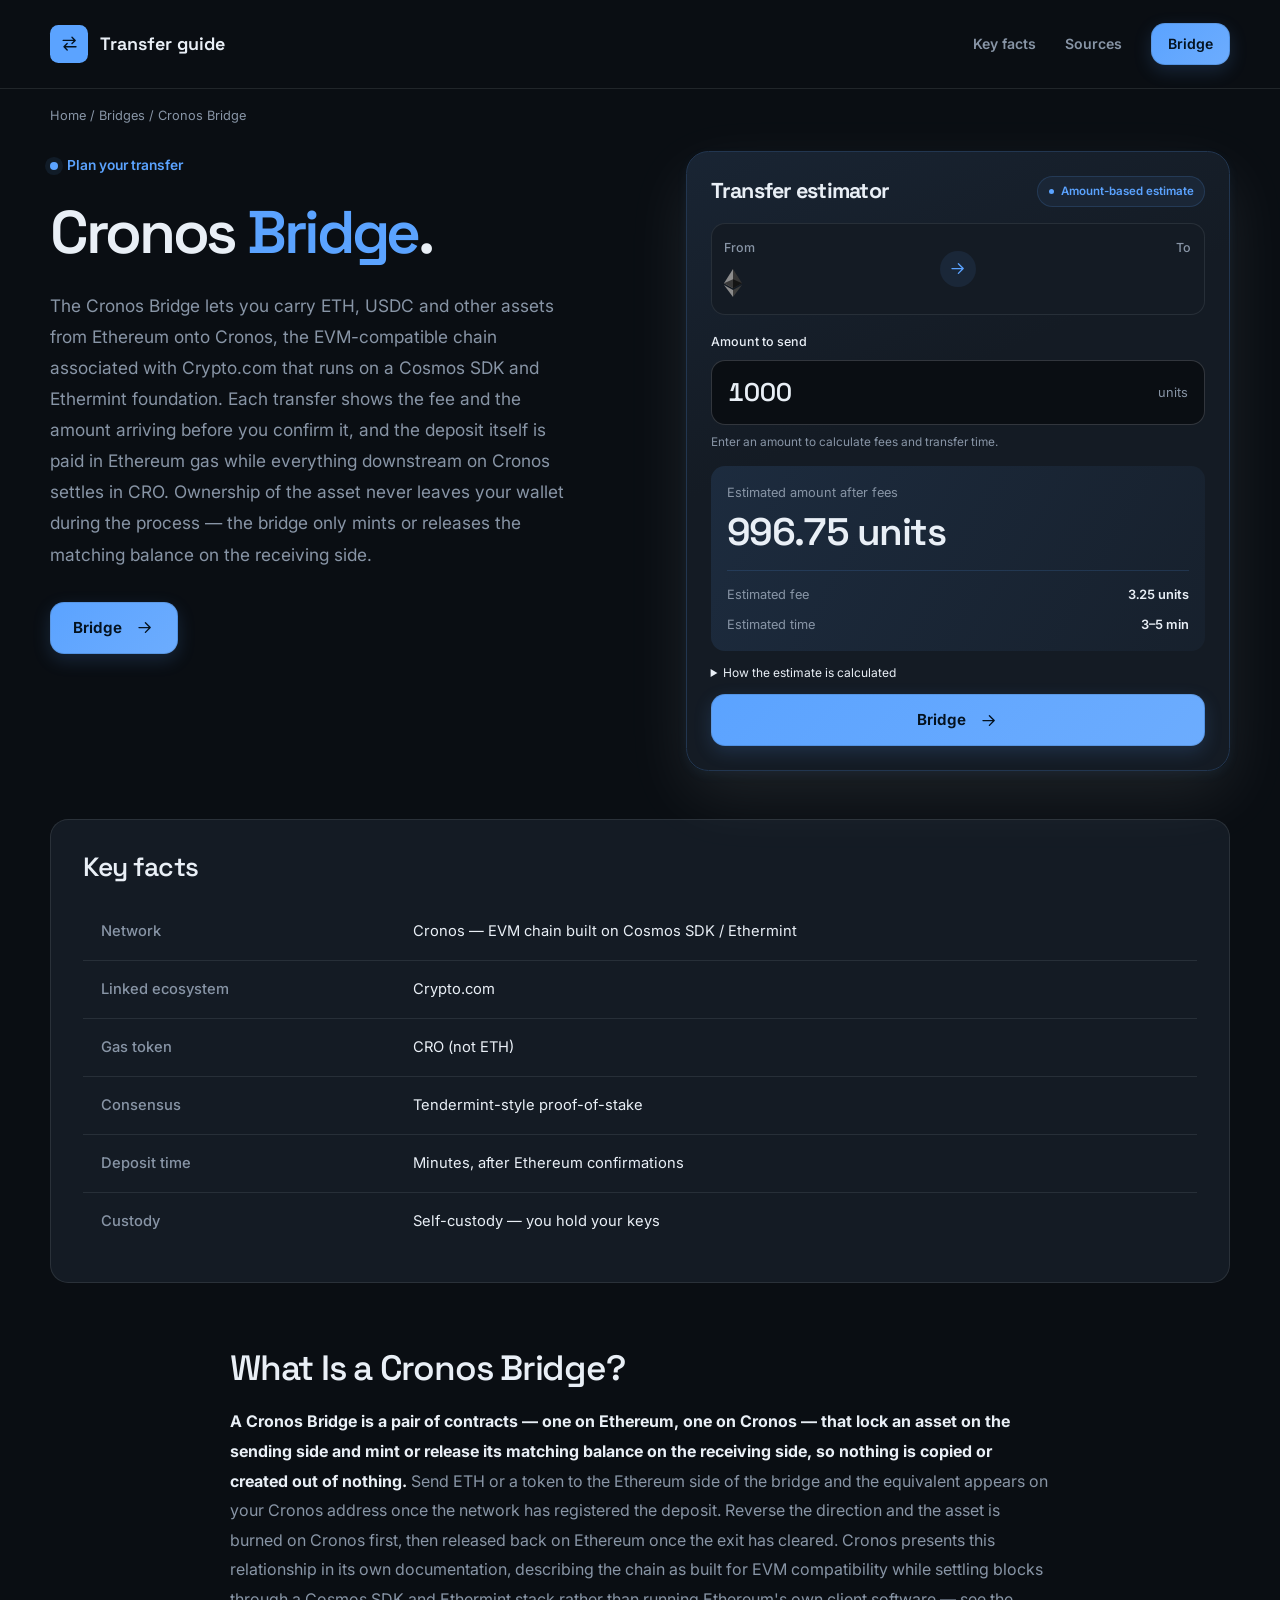
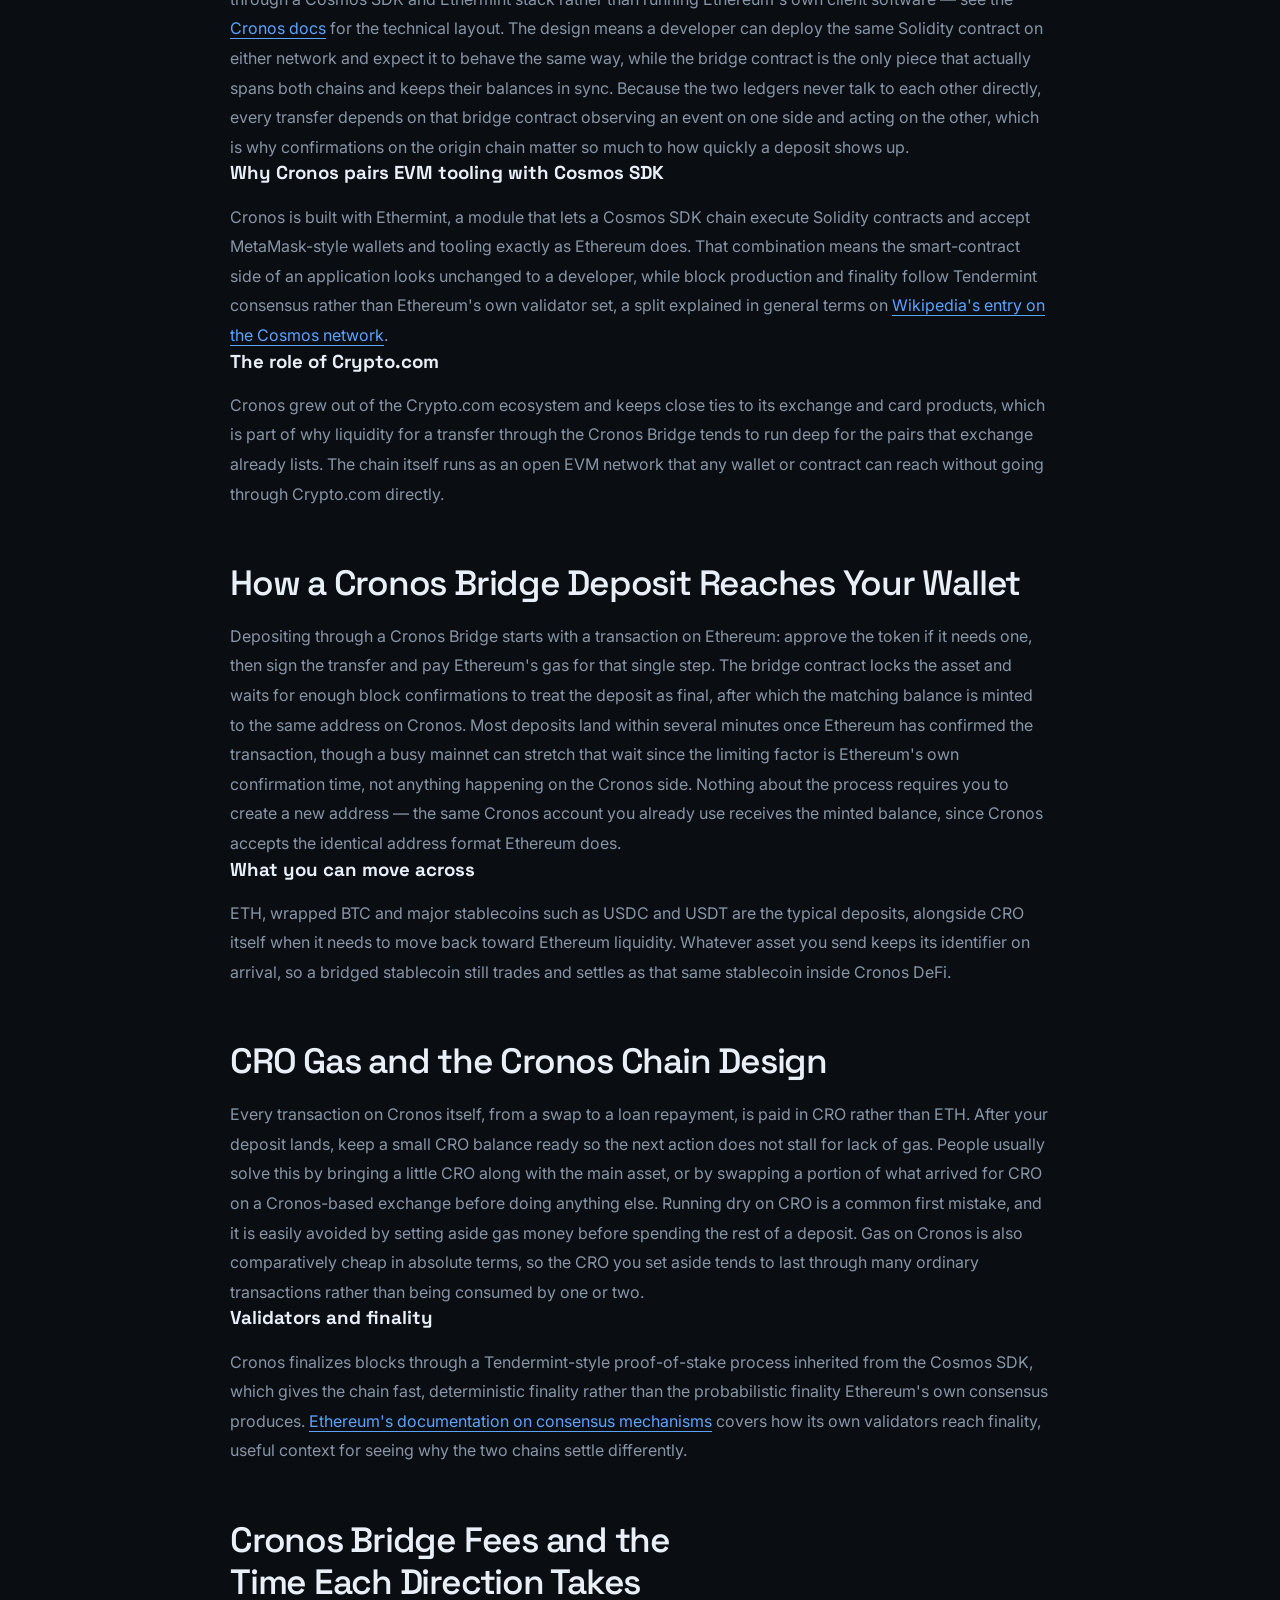
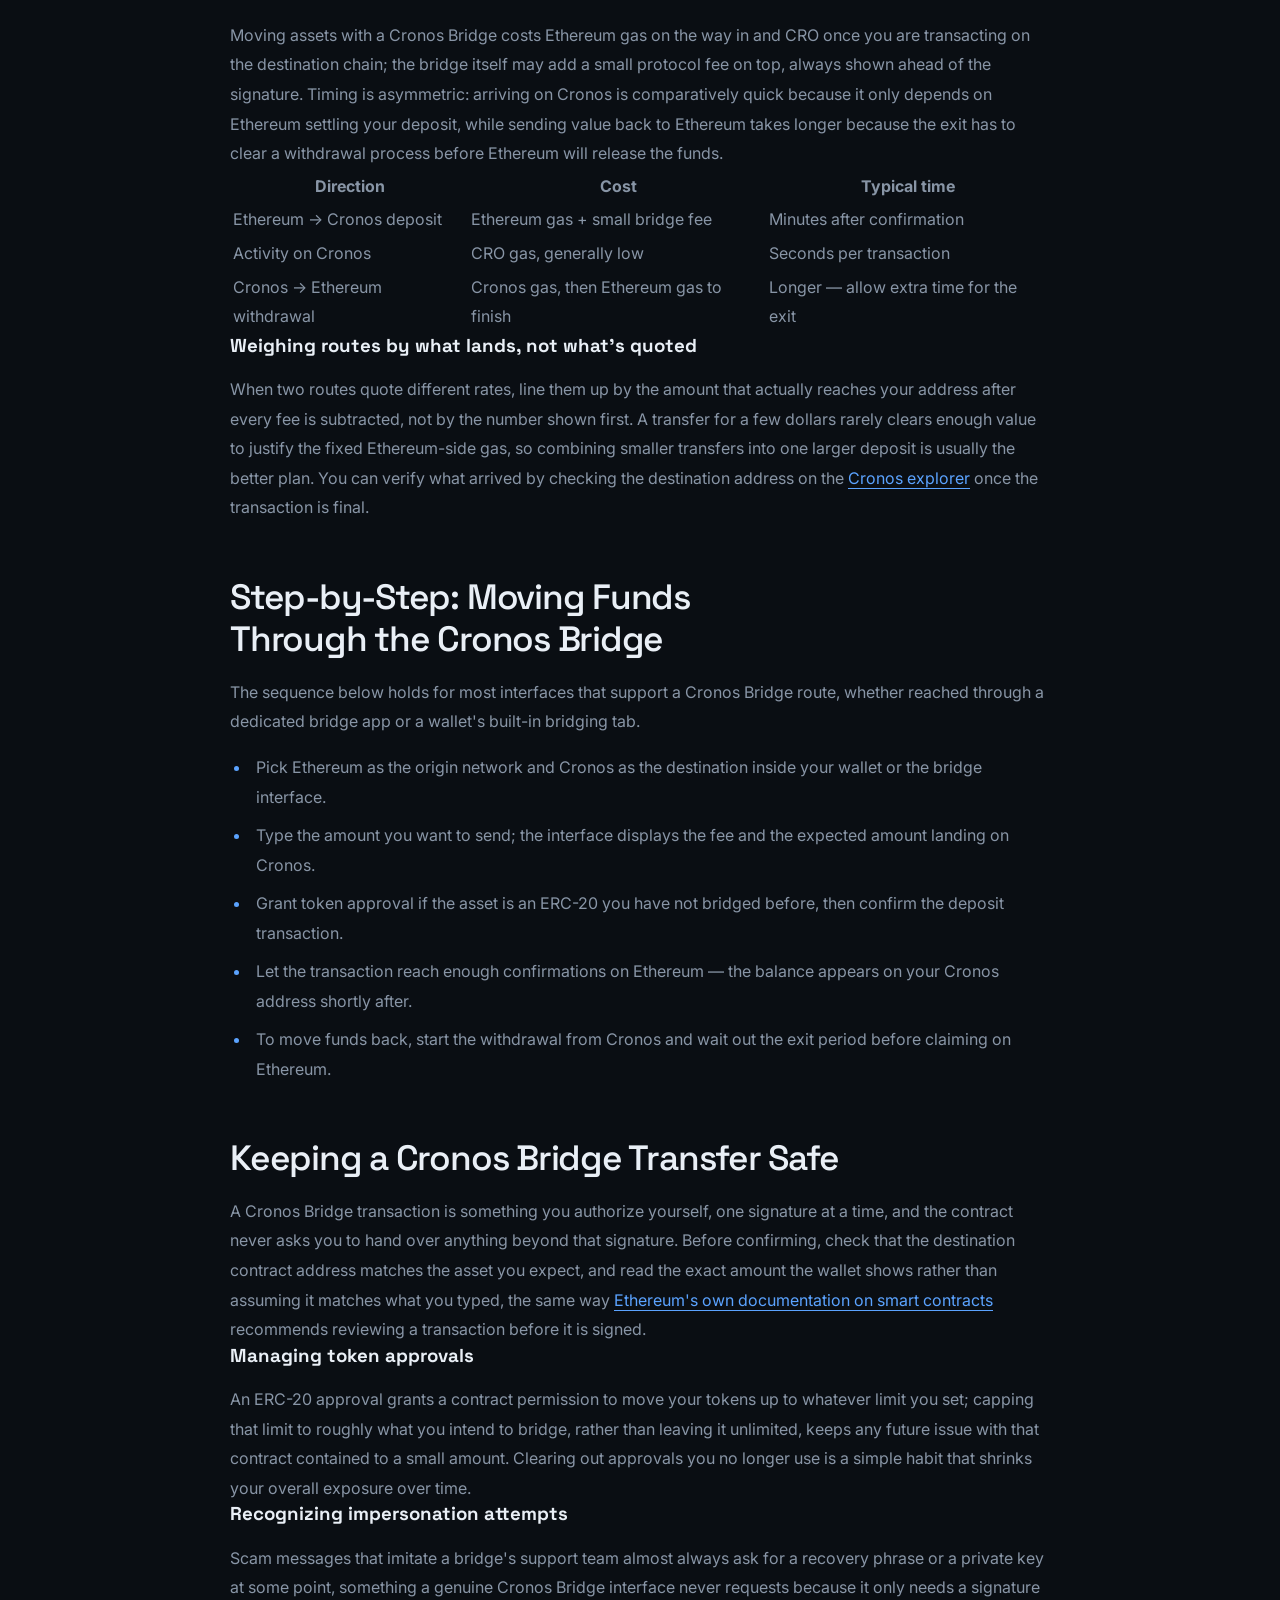
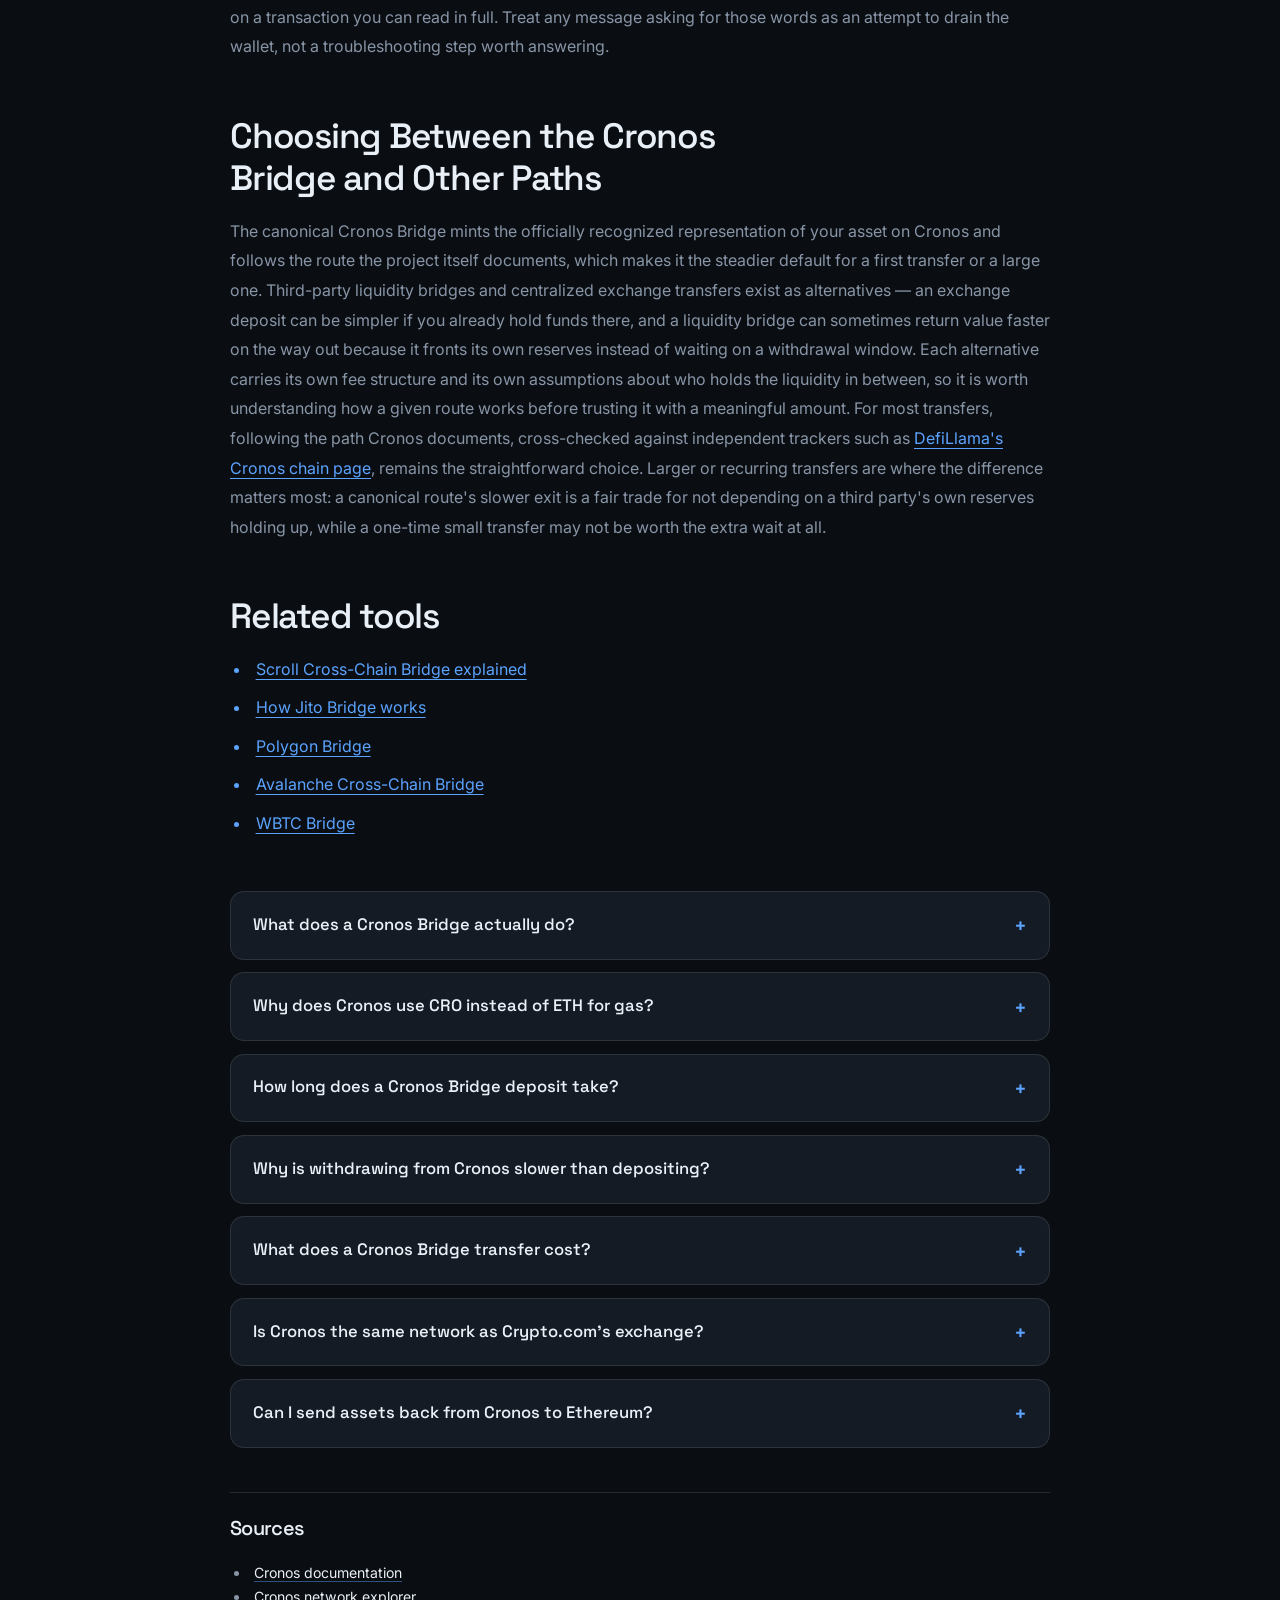
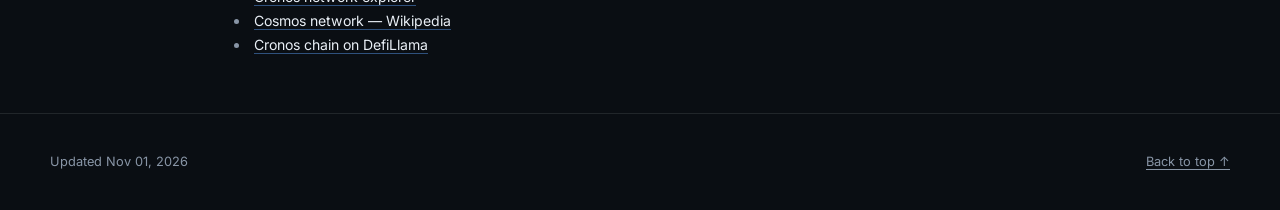
<file: index.html>
<!doctype html>
<html lang="en">
<head>
  <meta charset="utf-8">
  <meta name="viewport" content="width=device-width, initial-scale=1">
  <title>Cronos Bridge — Send Assets from Ethereum to Cronos</title>
  <meta name="description" content="The Cronos Bridge carries ETH, USDC and other tokens onto Cronos, the Crypto.com-linked EVM chain built on Cosmos SDK and Ethermint. Check fees, timing and CRO gas before you sign.">
  <link rel="canonical" href="https://cronos-bridge.github.io/">
  <meta property="og:type" content="website">
  <meta property="og:title" content="Cronos Bridge">
  <meta property="og:description" content="The Cronos Bridge carries ETH, USDC and other tokens onto Cronos, the Crypto.com-linked EVM chain built on Cosmos SDK and Ethermint. Check fees, timing and CRO gas before you sign.">
  <meta property="og:url" content="https://cronos-bridge.github.io/">
  <meta property="og:image" content="https://cronos-bridge.github.io/og.png">
  <meta name="twitter:card" content="summary_large_image">
  <meta name="twitter:title" content="Cronos Bridge">
  <meta name="twitter:description" content="The Cronos Bridge carries ETH, USDC and other tokens onto Cronos, the Crypto.com-linked EVM chain built on Cosmos SDK and Ethermint. Check fees, timing and CRO gas before you sign.">
  <meta name="twitter:image" content="https://cronos-bridge.github.io/og.png">
<link rel="preconnect" href="https://fonts.googleapis.com"><link rel="preconnect" href="https://fonts.gstatic.com" crossorigin><link rel="stylesheet" href="https://fonts.googleapis.com/css2?family=Inter:wght@400;500;600;700&family=Space+Grotesk:wght@500;600;700&display=swap">
<script type="application/ld+json">{"@context": "https://schema.org", "@graph": [{"@type": "WebSite", "@id": "https://cronos-bridge.github.io/#website", "url": "https://cronos-bridge.github.io/", "name": "Cronos Bridge — Send Assets from Ethereum to Cronos"}, {"@type": "WebPage", "@id": "https://cronos-bridge.github.io/#webpage", "url": "https://cronos-bridge.github.io/", "name": "Cronos Bridge — Send Assets from Ethereum to Cronos", "isPartOf": {"@id": "https://cronos-bridge.github.io/#website"}, "description": "The Cronos Bridge carries ETH, USDC and other tokens onto Cronos, the Crypto.com-linked EVM chain built on Cosmos SDK and Ethermint. Check fees, timing and CRO gas before you sign.", "datePublished": "2026-11-01", "dateModified": "2026-11-01"}, {"@type": "SoftwareApplication", "name": "Cronos Bridge", "applicationCategory": "FinanceApplication", "operatingSystem": "Web", "offers": {"@type": "Offer", "price": "0", "priceCurrency": "USD"}}, {"@type": "BreadcrumbList", "itemListElement": [{"@type": "ListItem", "position": 1, "name": "Home", "item": "https://cronos-bridge.github.io/"}, {"@type": "ListItem", "position": 2, "name": "Bridges"}, {"@type": "ListItem", "position": 3, "name": "Cronos Bridge"}]}, {"@type": "FAQPage", "mainEntity": [{"@type": "Question", "name": "What does a Cronos Bridge actually do?", "acceptedAnswer": {"@type": "Answer", "text": "A Cronos Bridge locks your asset on Ethereum and mints the matching balance on Cronos, then reverses that process — burn on Cronos, release on Ethereum — whenever you send value back the other way."}}, {"@type": "Question", "name": "Why does Cronos use CRO instead of ETH for gas?", "acceptedAnswer": {"@type": "Answer", "text": "Cronos is its own chain with its own fee market, built on Cosmos SDK and Ethermint rather than on Ethereum's client software, so its gas token is CRO. Keep a small CRO balance ready after any deposit so your next transaction does not stall."}}, {"@type": "Question", "name": "How long does a Cronos Bridge deposit take?", "acceptedAnswer": {"@type": "Answer", "text": "Most deposits reach Cronos within a few minutes of Ethereum confirming the transaction. A congested Ethereum mainnet can extend that wait, since confirmation speed there is the limiting factor, not anything on Cronos."}}, {"@type": "Question", "name": "Why is withdrawing from Cronos slower than depositing?", "acceptedAnswer": {"@type": "Answer", "text": "A deposit only needs Ethereum to confirm one transaction. A withdrawal has to clear an exit process before Ethereum will release the funds, which naturally takes longer than the deposit side."}}, {"@type": "Question", "name": "What does a Cronos Bridge transfer cost?", "acceptedAnswer": {"@type": "Answer", "text": "You pay Ethereum gas plus a small protocol fee to deposit, and CRO gas for anything you do on Cronos afterward. Compare routes by the amount that actually lands after those costs, not the headline rate."}}, {"@type": "Question", "name": "Is Cronos the same network as Crypto.com's exchange?", "acceptedAnswer": {"@type": "Answer", "text": "No. Cronos is an open EVM chain that grew out of the Crypto.com ecosystem and keeps close ties to it, but it runs independently and any wallet or contract can use it without an exchange account."}}, {"@type": "Question", "name": "Can I send assets back from Cronos to Ethereum?", "acceptedAnswer": {"@type": "Answer", "text": "Yes. Start the withdrawal on Cronos, wait out the exit period, then claim the funds on Ethereum. Third-party liquidity bridges offer a faster alternative for the return trip, at the cost of their own fee and trust assumptions."}}]}]}</script>
  <style>
    :root{--bg:#0A0E13;--surface:#141B24;--text:#E9EFF6;--muted:#8895A6;--accent:#5BA3FF;--accent-ink:#04121F;--radius:14px;--display:"Space Grotesk";--body:"Inter"}
    * { box-sizing: border-box; }
    html { scroll-behavior: smooth; scroll-padding-top: 2rem; }
    body { margin: 0; background: var(--bg); color: var(--text); font: 400 1rem/1.7 var(--body); -webkit-font-smoothing: antialiased; }
    a { color: var(--accent); text-underline-offset: .22em; }
    a:hover { text-decoration-thickness: .12em; }
    :focus-visible { outline: 3px solid var(--accent); outline-offset: 5px; }
    ::selection { background: var(--accent); color: var(--accent-ink); }
    h1, h2, h3, h4, h5, h6 { font-family: var(--display); line-height: 1.15; text-wrap: balance; }
    p, h1, h2, h3 { margin-top: 0; }
    img, svg { max-width: 100%; vertical-align: middle; }
    .ca0f5f4 { width: min(1180px, calc(100% - 3rem)); margin-inline: auto; }
    .c920089 { position: absolute; z-index: 5; top: .5rem; left: 1rem; padding: .7rem 1rem; background: var(--surface); transform: translateY(-180%); border-radius: var(--radius); }
    .c920089:focus { transform: translateY(0); }
    .c96e8e8 { border-bottom: 1px solid color-mix(in srgb,var(--text) 10%,transparent); }
    .c1f9432 { min-height: 88px; display: flex; align-items: center; justify-content: space-between; gap: 1.5rem; }
    .cce116a { display: inline-flex; align-items: center; gap: .7rem; color: var(--text); font: 650 1.12rem/1.2 var(--display); text-decoration: none; }
    .c48eb6c { display: grid; place-items: center; width: 2.4rem; height: 2.4rem; border-radius: calc(var(--radius) * .6); background: var(--accent); color: var(--accent-ink); }
    .c21d286 { width: 1.2rem; height: 1.2rem; fill: none; stroke: var(--accent-ink); stroke-width: 1.7; stroke-linecap: round; stroke-linejoin: round; flex: 0 0 auto; }
    .c9d1919 { display: flex; align-items: center; gap: 1.8rem; }
    .c9d1919 > a { font-size: .88rem; font-weight: 600; text-decoration: none; }
    .c9d1919 > a:not(.cf49c7e) { color: var(--muted); }
    .cf49c7e { display: inline-flex; align-items: center; justify-content: center; gap: .8rem; min-height: 52px; padding: .85rem 1.4rem; border: 1px solid color-mix(in srgb,var(--accent-ink) 12%,transparent); border-radius: var(--radius); background: linear-gradient(135deg,var(--accent),color-mix(in srgb,var(--accent) 88%,var(--text))); color: var(--accent-ink); font: 650 .95rem/1.3 var(--body); text-decoration: none; box-shadow: 0 6px 18px color-mix(in srgb,var(--accent) 17%,transparent); transition: transform .18s ease, box-shadow .18s ease; }
    .cf49c7e:hover { transform: translateY(-2px); box-shadow: 0 9px 24px color-mix(in srgb,var(--accent) 25%,transparent); }
    .c1f9432 .cf49c7e { min-height: 42px; padding: .65rem 1rem; }
    .cba6e73 { padding-block: 1rem 0; color: var(--muted); font-size: .8rem; overflow-wrap: anywhere; }
    .caf67b3 { color: var(--muted); }
    .caf67b3 a, a.caf67b3 { color: var(--muted); text-decoration: none; }
    .caf67b3 a:hover, a.caf67b3:hover { color: var(--accent); text-decoration: underline; }
    .caf67b3 ol, .caf67b3 ul { display: flex; flex-wrap: wrap; gap: .5rem 1rem; padding: 0; margin: 0; list-style: none; }
    .c22207b { display: grid; grid-template-columns: minmax(0,1.05fr) minmax(0,1fr); gap: clamp(2rem,5vw,4.5rem); align-items: start; padding-block: 1.5rem 3rem; }
    .c74879d { display: inline-flex; align-items: center; gap: .55rem; margin-bottom: 1.3rem; color: var(--accent); font-size: .86rem; font-weight: 600; }
    .c74879d::before { content: ""; width: .5rem; height: .5rem; border-radius: 50%; background: var(--accent); box-shadow: 0 0 0 5px color-mix(in srgb,var(--accent) 9%,transparent); }
    h1 { margin-bottom: 1.4rem; font-size: clamp(2.5rem,4.7vw,4.35rem); font-weight: 600; letter-spacing: -.055em; overflow-wrap: anywhere; }
    h1 em { color: var(--accent); font-style: normal; }
    .c05f0cf { max-width: 48ch; margin-bottom: 2rem; color: var(--muted); font-size: 1.08rem; line-height: 1.8; }
    .c739968 { position: relative; min-width: 0; padding: clamp(1.1rem,2.4vw,1.5rem); border: 1px solid color-mix(in srgb,var(--accent) 20%,var(--surface)); border-radius: calc(var(--radius) * 1.6); background: linear-gradient(155deg,color-mix(in srgb,var(--accent) 7%,var(--surface)),var(--surface) 40%); box-shadow: 0 24px 64px color-mix(in srgb,var(--text) 9%,transparent),0 4px 12px color-mix(in srgb,var(--accent) 6%,transparent); }
    .c5c1272 { display: flex; flex-wrap: wrap; align-items: center; justify-content: space-between; gap: .7rem; margin-bottom: 1rem; }
    .c5c1272 h2 { margin: 0; font-size: 1.35rem; letter-spacing: -.035em; }
    .c44cff1 { display: inline-flex; align-items: center; gap: .4rem; padding: .3rem .65rem; border: 1px solid color-mix(in srgb,var(--accent) 16%,transparent); border-radius: 999px; background: color-mix(in srgb,var(--accent) 8%,var(--surface)); color: var(--accent); font-size: .72rem; font-weight: 600; }
    .c44cff1::before { content: ""; width: .35rem; height: .35rem; border-radius: 50%; background: var(--accent); }
    .ceb0e23 { display: grid; grid-template-columns: minmax(0,1fr) auto minmax(0,1fr); align-items: center; gap: .8rem; padding: .8rem; margin-bottom: 1rem; border: 1px solid color-mix(in srgb,var(--text) 9%,transparent); border-radius: var(--radius); background: var(--surface); }
    .c4326ce { min-width: 0; display: flex; flex-direction: column; align-items: flex-start; gap: .45rem; }
    .c4326ce:last-child { align-items: flex-end; }
    .ceeb0d9, .ce49740 { color: var(--muted); font-size: .78rem; font-weight: 500; }
    .c8b4280 { display: flex; align-items: center; min-height: 36px; max-width: 100%; overflow-wrap: anywhere; font: 600 1rem/1.3 var(--display); }
    .c8b4280 img, .c8b4280 svg { max-height: 36px; width: auto; max-width: 100%; object-fit: contain; }
    .c0e0be0 { display: grid; place-items: center; width: 2.25rem; height: 2.25rem; border-radius: 50%; background: color-mix(in srgb,var(--accent) 9%,var(--surface)); }
    .c0e0be0 .c21d286 { stroke: var(--accent); }
    .ce49740 { display: block; margin-bottom: .5rem; color: var(--text); }
    .c81ecb0 { display: flex; align-items: center; gap: .75rem; padding: .8rem 1rem; border: 1px solid color-mix(in srgb,var(--text) 18%,transparent); border-radius: var(--radius); background: var(--bg); transition: border-color .18s ease; }
    .c81ecb0:focus-within { border-color: var(--accent); box-shadow: 0 0 0 3px color-mix(in srgb,var(--accent) 12%,transparent); }
    .c81ecb0 input { width: 100%; min-width: 0; padding: .2rem 0; border: 0; background: var(--bg); color: var(--text); font: 550 1.6rem/1.2 var(--display); font-variant-numeric: tabular-nums; }
    .c81ecb0 input:focus { outline: 0; }
    .c1382e1 { color: var(--muted); font-size: .8rem; }
    .c8e14f0 { margin: .45rem 0 .85rem; color: var(--muted); font-size: .74rem; }
    .c296115 { margin: .5rem 0; color: var(--text); font-size: .8rem; font-weight: 600; }
    [hidden] { display: none !important; }
    .c1d78d1 { padding: 1rem; border-radius: var(--radius); background: linear-gradient(120deg,color-mix(in srgb,var(--accent) 12%,var(--surface)),color-mix(in srgb,var(--accent) 4%,var(--surface))); }
    .ccd7c61 { margin-bottom: .25rem; color: var(--muted); font-size: .8rem; }
    .c941038 { display: block; color: var(--text); font: 600 clamp(1.7rem,3vw,2.5rem)/1.3 var(--display); letter-spacing: -.04em; font-variant-numeric: tabular-nums; overflow-wrap: anywhere; }
    .c941038 small { color: var(--muted); font: 400 .8rem/1.4 var(--body); letter-spacing: 0; }
    .c1d78d1 dl { display: grid; gap: .5rem; margin: .8rem 0 0; padding-top: .8rem; border-top: 1px solid color-mix(in srgb,var(--accent) 15%,transparent); font-size: .8rem; }
    .c1d78d1 dl div { display: flex; flex-wrap: wrap; justify-content: space-between; gap: .25rem 1rem; }
    .c1d78d1 dt { color: var(--muted); }
    .c1d78d1 dd { margin: 0; font-weight: 600; font-variant-numeric: tabular-nums; }
    .ccda8e0 { margin-block: .7rem; color: var(--muted); font-size: .75rem; }
    .ccda8e0 summary { width: fit-content; color: var(--text); cursor: pointer; }
    .ccda8e0 p { margin: .65rem 0 0; }
    .c739968 > .cf49c7e { width: 100%; }
    .cedb4bd { padding: 2rem; border: 1px solid color-mix(in srgb,var(--text) 10%,transparent); border-radius: calc(var(--radius) * 1.3); background: var(--surface); }
    .cf076e5 { margin-bottom: 1.3rem; font-size: 1.65rem; font-weight: 550; letter-spacing: -.035em; }
    .c2bff2b { max-width: 100%; overflow-x: auto; }
    .c2dd9a3 { width: 100%; border-collapse: collapse; text-align: left; font-size: .92rem; }
    .c2dd9a3 caption { padding-bottom: 1rem; text-align: left; color: var(--muted); }
    .c2dd9a3 th, .c2dd9a3 td { padding: 1rem 1.1rem; border-bottom: 1px solid color-mix(in srgb,var(--text) 9%,transparent); vertical-align: top; overflow-wrap: anywhere; }
    .c2dd9a3 th { color: var(--muted); font-weight: 500; }
    .c2dd9a3 thead { background: color-mix(in srgb,var(--accent) 5%,var(--surface)); }
    .c2dd9a3 tbody tr:last-child > * { border-bottom: 0; }
    .ced0dfb { max-width: 820px; padding-block: 4rem 2rem; }
    .c937f72 { margin-bottom: 3.3rem; }
    .c0b9929 { margin: 0 0 1.1rem; font: 550 clamp(1.6rem,3vw,2.2rem)/1.2 var(--display); letter-spacing: -.035em; }
    .c3c50e7 { color: var(--muted); line-height: 1.85; overflow-wrap: anywhere; }
    .c3c50e7 p { margin-bottom: 1.2rem; }
    .c3c50e7 strong, .c3c50e7 h3, .c3c50e7 h4 { color: var(--text); }
    .c3c50e7 ul, .c3c50e7 ol { padding-left: 1.3rem; }
    .c3c50e7 li { padding-left: .3rem; margin-block: .55rem; }
    .c3c50e7 li::marker { color: var(--accent); }
    .c3c50e7 blockquote { margin: 1.5rem 0; padding: 1rem 1.4rem; border-left: 3px solid var(--accent); border-radius: 0 var(--radius) var(--radius) 0; background: var(--surface); color: var(--text); }
    .c3c50e7 img { height: auto; border-radius: var(--radius); }
    .c3c50e7 pre { overflow-x: auto; padding: 1rem; border-radius: var(--radius); background: var(--surface); }
    .c3c50e7 code, .c3c50e7 pre { font-family: var(--body); }
    .c306631 { margin-block: .8rem; border: 1px solid color-mix(in srgb,var(--text) 11%,transparent); border-radius: var(--radius); background: var(--surface); overflow: hidden; }
    .ce19caa { position: relative; padding: 1.3rem 3.5rem 1.3rem 1.4rem; list-style: none; cursor: pointer; color: var(--text); font: 550 1.04rem/1.5 var(--display); }
    .ce19caa::-webkit-details-marker { display: none; }
    .ce19caa::after { content: "+"; position: absolute; right: 1.4rem; top: 1.2rem; color: var(--accent); font-size: 1.3rem; }
    details[open] > .ce19caa::after { content: "−"; }
    .c306631[open] { border-color: color-mix(in srgb,var(--accent) 35%,var(--surface)); }
    .ce19caa:focus-visible { outline-offset: -5px; }
    .cd2d0d1 { padding: 0 1.4rem 1.4rem; color: var(--muted); overflow-wrap: anywhere; }
    .cd2d0d1 > :last-child { margin-bottom: 0; }
    .c1b33b6 { max-width: 820px; padding-block: 1.5rem 3.5rem; border-top: 1px solid color-mix(in srgb,var(--text) 12%,transparent); }
    .c1b33b6 .cf076e5 { font-size: 1.25rem; }
    .ce52480 { margin: 0; padding-left: 1.25rem; color: var(--muted); font-size: .88rem; }
    .c2f6e91 { padding-block: .4rem; padding-left: .25rem; overflow-wrap: anywhere; }
    .c2f6e91 a, a.c2f6e91 { color: var(--text); text-decoration-color: color-mix(in srgb,var(--accent) 45%,transparent); }
    .c2f6e91 a:hover, a.c2f6e91:hover { color: var(--accent); }
    .c56629e { border-top: 1px solid color-mix(in srgb,var(--text) 10%,transparent); }
    .cd7552d { display: flex; align-items: center; justify-content: space-between; flex-wrap: wrap; gap: 1rem; min-height: 96px; padding-block: 1.5rem; color: var(--muted); font-size: .8rem; }
    .cd7552d p { margin: 0; }
    .cd7552d a { color: var(--muted); }
    @media (max-width: 850px) { .c22207b { grid-template-columns: minmax(0,1fr); gap: 2.5rem; padding-block: 2.5rem 3.5rem; } .c83a5ca { max-width: 650px; } .c739968 { width: 100%; max-width: 600px; justify-self: center; } h1 { font-size: clamp(2.5rem,7vw,4rem); } .c05f0cf { max-width: 60ch; } }
    @media (max-width: 540px) { .ca0f5f4 { width: calc(100% - 2rem); } .c1f9432 { min-height: 76px; gap: .7rem; } .cce116a { font-size: .95rem; gap: .45rem; } .c48eb6c { width: 2rem; height: 2rem; } .c9d1919 { gap: .6rem; } .c9d1919 > a:not(.cf49c7e) { display: none; } .c1f9432 .cf49c7e { padding-inline: .85rem; font-size: .8rem; } .cedb4bd { padding: 1.25rem; } .c2dd9a3 th, .c2dd9a3 td { padding: .8rem .55rem; } .c83a5ca > .cf49c7e { width: 100%; } .ced0dfb { padding-top: 2.8rem; } .cd7552d { align-items: flex-start; flex-direction: column; } }
    @media (prefers-reduced-motion: reduce) { html { scroll-behavior: auto; } .cf49c7e, .c81ecb0 { transition: none; } .cf49c7e:hover { transform: none; } }
  </style>
</head>
<body>
  <a class="c920089" href="#content">Skip to content</a>
  <header class="c96e8e8">
    <nav class="c1f9432 ca0f5f4" aria-label="Primary navigation">
      <a class="cce116a" href="#top" aria-label="Transfer guide, top of page">
        <span class="c48eb6c" aria-hidden="true"><svg class="c21d286" viewBox="0 0 24 24"><path d="M4 8h15m-4-4 4 4-4 4M20 16H5m4-4-4 4 4 4"/></svg></span>
        Transfer guide
      </a>
      <div class="c9d1919">
        <a href="#facts">Key facts</a>
        <a href="#sources">Sources</a>
        <a class="cf49c7e" href="dashboard/">Bridge</a>
      </div>
    </nav>
  </header>
  <div class="ca0f5f4" id="top">
    <div class="cba6e73"><nav class="caf67b3" aria-label="Breadcrumb"><a href="dashboard/">Home</a> <span>/</span> <span>Bridges</span> <span>/</span> <span>Cronos Bridge</span></nav></div>
    <section class="c22207b" aria-labelledby="hero-title">
      <div class="c83a5ca">
        <p class="c74879d">Plan your transfer</p>
        <h1 id="hero-title">Cronos <em>Bridge</em>.</h1>
        <p class="c05f0cf">The Cronos Bridge lets you carry ETH, USDC and other assets from Ethereum onto Cronos, the EVM-compatible chain associated with Crypto.com that runs on a Cosmos SDK and Ethermint foundation. Each transfer shows the fee and the amount arriving before you confirm it, and the deposit itself is paid in Ethereum gas while everything downstream on Cronos settles in CRO. Ownership of the asset never leaves your wallet during the process — the bridge only mints or releases the matching balance on the receiving side.</p>
        <a class="cf49c7e" href="dashboard/">Bridge <svg class="c21d286" viewBox="0 0 24 24" aria-hidden="true"><path d="M5 12h14m-6-6 6 6-6 6"/></svg></a>
      </div>
      <aside class="c739968" aria-labelledby="widget-title">
        <div class="c5c1272">
          <h2 id="widget-title">Transfer estimator</h2>
          <span class="c44cff1">Amount-based estimate</span>
        </div>
        <div class="ceb0e23" aria-label="Transfer route">
          <div class="c4326ce"><span class="ceeb0d9">From</span><div class="c8b4280"><img src="assets/tokens/eth.svg" alt="Ethereum" width="28" height="28"></div></div>
          <span class="c0e0be0" aria-hidden="true"><svg class="c21d286" viewBox="0 0 24 24"><path d="M5 12h14m-6-6 6 6-6 6"/></svg></span>
          <div class="c4326ce"><span class="ceeb0d9">To</span><div class="c8b4280"></div></div>
        </div>
        <label class="ce49740" for="amount">Amount to send</label>
        <div class="c81ecb0">
          <input id="amount" type="number" inputmode="decimal" min="0.01" max="1000000000000" step="0.01" value="1000" required aria-describedby="amount-help amount-error">
          <span class="c1382e1">units</span>
        </div>
        <p class="c8e14f0" id="amount-help">Enter an amount to calculate fees and transfer time.</p>
        <p class="c296115" id="amount-error" hidden></p>
        <div class="c1d78d1" role="status" aria-live="polite" aria-atomic="true">
          <div class="ccd7c61">Estimated amount after fees</div>
          <output class="c941038" id="result" for="amount">—</output>
          <dl>
            <div><dt>Estimated fee</dt><dd id="fee">—</dd></div>
            <div><dt>Estimated time</dt><dd id="duration">—</dd></div>
          </dl>
        </div>
        <details class="ccda8e0">
          <summary>How the estimate is calculated</summary>
          <p>Fee = 0.25 units + 0.3% of the amount, rounded to two decimal places and capped at the amount sent. The remaining amount uses the same units, at a 1:1 conversion. Time starts at 2 minutes, adds 1 minute per 2,500 units or part thereof, and is capped at 12 minutes. The displayed range adds 2 minutes to that estimate.</p>
        </details>
        <noscript><p class="c8e14f0">Enable JavaScript to calculate the estimate.</p></noscript>
        <a class="cf49c7e" href="dashboard/">Bridge <svg class="c21d286" viewBox="0 0 24 24" aria-hidden="true"><path d="M5 12h14m-6-6 6 6-6 6"/></svg></a>
      </aside>
    </section>
    <section class="cedb4bd" id="facts" aria-labelledby="facts-title">
      <h2 class="cf076e5" id="facts-title">Key facts</h2>
      <div class="c2bff2b"><table class="c2dd9a3"><tbody><tr><th scope="row">Network</th><td>Cronos — EVM chain built on Cosmos SDK / Ethermint</td></tr>
<tr><th scope="row">Linked ecosystem</th><td>Crypto.com</td></tr>
<tr><th scope="row">Gas token</th><td>CRO (not ETH)</td></tr>
<tr><th scope="row">Consensus</th><td>Tendermint-style proof-of-stake</td></tr>
<tr><th scope="row">Deposit time</th><td>Minutes, after Ethereum confirmations</td></tr>
<tr><th scope="row">Custody</th><td>Self-custody — you hold your keys</td></tr></tbody></table></div>
    </section>
  </div>
  <main class="ced0dfb ca0f5f4" id="content">
    <section class="c937f72"><h2 class="c0b9929">What Is a Cronos Bridge?</h2><div class="c3c50e7"><strong>A Cronos Bridge is a pair of contracts — one on Ethereum, one on Cronos — that lock an asset on the sending side and mint or release its matching balance on the receiving side, so nothing is copied or created out of nothing.</strong> Send ETH or a token to the Ethereum side of the bridge and the equivalent appears on your Cronos address once the network has registered the deposit. Reverse the direction and the asset is burned on Cronos first, then released back on Ethereum once the exit has cleared. Cronos presents this relationship in its own documentation, describing the chain as built for EVM compatibility while settling blocks through a Cosmos SDK and Ethermint stack rather than running Ethereum's own client software — see the <a href="https://docs.cronos.org/" rel="nofollow noopener" target="_blank">Cronos docs</a> for the technical layout. The design means a developer can deploy the same Solidity contract on either network and expect it to behave the same way, while the bridge contract is the only piece that actually spans both chains and keeps their balances in sync. Because the two ledgers never talk to each other directly, every transfer depends on that bridge contract observing an event on one side and acting on the other, which is why confirmations on the origin chain matter so much to how quickly a deposit shows up.<h3>Why Cronos pairs EVM tooling with Cosmos SDK</h3>Cronos is built with Ethermint, a module that lets a Cosmos SDK chain execute Solidity contracts and accept MetaMask-style wallets and tooling exactly as Ethereum does. That combination means the smart-contract side of an application looks unchanged to a developer, while block production and finality follow Tendermint consensus rather than Ethereum's own validator set, a split explained in general terms on <a href="https://en.wikipedia.org/wiki/Cosmos_(blockchain)" rel="nofollow noopener" target="_blank">Wikipedia's entry on the Cosmos network</a>.<h3>The role of Crypto.com</h3>Cronos grew out of the Crypto.com ecosystem and keeps close ties to its exchange and card products, which is part of why liquidity for a transfer through the Cronos Bridge tends to run deep for the pairs that exchange already lists. The chain itself runs as an open EVM network that any wallet or contract can reach without going through Crypto.com directly.</div></section>
<section class="c937f72"><h2 class="c0b9929">How a Cronos Bridge Deposit Reaches Your Wallet</h2><div class="c3c50e7">Depositing through a Cronos Bridge starts with a transaction on Ethereum: approve the token if it needs one, then sign the transfer and pay Ethereum's gas for that single step. The bridge contract locks the asset and waits for enough block confirmations to treat the deposit as final, after which the matching balance is minted to the same address on Cronos. Most deposits land within several minutes once Ethereum has confirmed the transaction, though a busy mainnet can stretch that wait since the limiting factor is Ethereum's own confirmation time, not anything happening on the Cronos side. Nothing about the process requires you to create a new address — the same Cronos account you already use receives the minted balance, since Cronos accepts the identical address format Ethereum does.<h3>What you can move across</h3>ETH, wrapped BTC and major stablecoins such as USDC and USDT are the typical deposits, alongside CRO itself when it needs to move back toward Ethereum liquidity. Whatever asset you send keeps its identifier on arrival, so a bridged stablecoin still trades and settles as that same stablecoin inside Cronos DeFi.</div></section>
<section class="c937f72"><h2 class="c0b9929">CRO Gas and the Cronos Chain Design</h2><div class="c3c50e7">Every transaction on Cronos itself, from a swap to a loan repayment, is paid in CRO rather than ETH. After your deposit lands, keep a small CRO balance ready so the next action does not stall for lack of gas. People usually solve this by bringing a little CRO along with the main asset, or by swapping a portion of what arrived for CRO on a Cronos-based exchange before doing anything else. Running dry on CRO is a common first mistake, and it is easily avoided by setting aside gas money before spending the rest of a deposit. Gas on Cronos is also comparatively cheap in absolute terms, so the CRO you set aside tends to last through many ordinary transactions rather than being consumed by one or two.<h3>Validators and finality</h3>Cronos finalizes blocks through a Tendermint-style proof-of-stake process inherited from the Cosmos SDK, which gives the chain fast, deterministic finality rather than the probabilistic finality Ethereum's own consensus produces. <a href="https://ethereum.org/en/developers/docs/consensus-mechanisms/" rel="nofollow noopener" target="_blank">Ethereum's documentation on consensus mechanisms</a> covers how its own validators reach finality, useful context for seeing why the two chains settle differently.</div></section>
<section class="c937f72"><h2 class="c0b9929">Cronos Bridge Fees and the Time Each Direction Takes</h2><div class="c3c50e7">Moving assets with a Cronos Bridge costs Ethereum gas on the way in and CRO once you are transacting on the destination chain; the bridge itself may add a small protocol fee on top, always shown ahead of the signature. Timing is asymmetric: arriving on Cronos is comparatively quick because it only depends on Ethereum settling your deposit, while sending value back to Ethereum takes longer because the exit has to clear a withdrawal process before Ethereum will release the funds.<table><thead><tr><th>Direction</th><th>Cost</th><th>Typical time</th></tr></thead><tbody><tr><td>Ethereum → Cronos deposit</td><td>Ethereum gas + small bridge fee</td><td>Minutes after confirmation</td></tr><tr><td>Activity on Cronos</td><td>CRO gas, generally low</td><td>Seconds per transaction</td></tr><tr><td>Cronos → Ethereum withdrawal</td><td>Cronos gas, then Ethereum gas to finish</td><td>Longer — allow extra time for the exit</td></tr></tbody></table><h3>Weighing routes by what lands, not what's quoted</h3>When two routes quote different rates, line them up by the amount that actually reaches your address after every fee is subtracted, not by the number shown first. A transfer for a few dollars rarely clears enough value to justify the fixed Ethereum-side gas, so combining smaller transfers into one larger deposit is usually the better plan. You can verify what arrived by checking the destination address on the <a href="https://explorer.cronos.org/" rel="nofollow noopener" target="_blank">Cronos explorer</a> once the transaction is final.</div></section>
<section class="c937f72"><h2 class="c0b9929">Step-by-Step: Moving Funds Through the Cronos Bridge</h2><div class="c3c50e7">The sequence below holds for most interfaces that support a Cronos Bridge route, whether reached through a dedicated bridge app or a wallet's built-in bridging tab.<ul><li>Pick Ethereum as the origin network and Cronos as the destination inside your wallet or the bridge interface.</li><li>Type the amount you want to send; the interface displays the fee and the expected amount landing on Cronos.</li><li>Grant token approval if the asset is an ERC-20 you have not bridged before, then confirm the deposit transaction.</li><li>Let the transaction reach enough confirmations on Ethereum — the balance appears on your Cronos address shortly after.</li><li>To move funds back, start the withdrawal from Cronos and wait out the exit period before claiming on Ethereum.</li></ul></div></section>
<section class="c937f72"><h2 class="c0b9929">Keeping a Cronos Bridge Transfer Safe</h2><div class="c3c50e7">A Cronos Bridge transaction is something you authorize yourself, one signature at a time, and the contract never asks you to hand over anything beyond that signature. Before confirming, check that the destination contract address matches the asset you expect, and read the exact amount the wallet shows rather than assuming it matches what you typed, the same way <a href="https://ethereum.org/en/developers/docs/smart-contracts/" rel="nofollow noopener" target="_blank">Ethereum's own documentation on smart contracts</a> recommends reviewing a transaction before it is signed.<h3>Managing token approvals</h3>An ERC-20 approval grants a contract permission to move your tokens up to whatever limit you set; capping that limit to roughly what you intend to bridge, rather than leaving it unlimited, keeps any future issue with that contract contained to a small amount. Clearing out approvals you no longer use is a simple habit that shrinks your overall exposure over time.<h3>Recognizing impersonation attempts</h3>Scam messages that imitate a bridge's support team almost always ask for a recovery phrase or a private key at some point, something a genuine Cronos Bridge interface never requests because it only needs a signature on a transaction you can read in full. Treat any message asking for those words as an attempt to drain the wallet, not a troubleshooting step worth answering.</div></section>
<section class="c937f72"><h2 class="c0b9929">Choosing Between the Cronos Bridge and Other Paths</h2><div class="c3c50e7">The canonical Cronos Bridge mints the officially recognized representation of your asset on Cronos and follows the route the project itself documents, which makes it the steadier default for a first transfer or a large one. Third-party liquidity bridges and centralized exchange transfers exist as alternatives — an exchange deposit can be simpler if you already hold funds there, and a liquidity bridge can sometimes return value faster on the way out because it fronts its own reserves instead of waiting on a withdrawal window. Each alternative carries its own fee structure and its own assumptions about who holds the liquidity in between, so it is worth understanding how a given route works before trusting it with a meaningful amount. For most transfers, following the path Cronos documents, cross-checked against independent trackers such as <a href="https://defillama.com/chain/cronos" rel="nofollow noopener" target="_blank">DefiLlama's Cronos chain page</a>, remains the straightforward choice. Larger or recurring transfers are where the difference matters most: a canonical route's slower exit is a fair trade for not depending on a third party's own reserves holding up, while a one-time small transfer may not be worth the extra wait at all.</div></section><section class="c937f72 c13ce50" id="related"><h2 class="c0b9929">Related tools</h2><div class="c3c50e7"><ul><li><a href="https://scroll-cross-chain-bridge.github.io/">Scroll Cross-Chain Bridge explained</a></li><li><a href="https://jito-bridge.github.io/">How Jito Bridge works</a></li><li><a href="https://polygon-bridge-app.github.io/">Polygon Bridge</a></li><li><a href="https://avalanche-cross-chain-bridge.github.io/">Avalanche Cross-Chain Bridge</a></li><li><a href="https://bridge-wbtc.github.io/">WBTC Bridge</a></li></ul></div></section>
    <details class="c306631"><summary class="ce19caa">What does a Cronos Bridge actually do?</summary><div class="cd2d0d1">A Cronos Bridge locks your asset on Ethereum and mints the matching balance on Cronos, then reverses that process — burn on Cronos, release on Ethereum — whenever you send value back the other way.</div></details>
<details class="c306631"><summary class="ce19caa">Why does Cronos use CRO instead of ETH for gas?</summary><div class="cd2d0d1">Cronos is its own chain with its own fee market, built on Cosmos SDK and Ethermint rather than on Ethereum's client software, so its gas token is CRO. Keep a small CRO balance ready after any deposit so your next transaction does not stall.</div></details>
<details class="c306631"><summary class="ce19caa">How long does a Cronos Bridge deposit take?</summary><div class="cd2d0d1">Most deposits reach Cronos within a few minutes of Ethereum confirming the transaction. A congested Ethereum mainnet can extend that wait, since confirmation speed there is the limiting factor, not anything on Cronos.</div></details>
<details class="c306631"><summary class="ce19caa">Why is withdrawing from Cronos slower than depositing?</summary><div class="cd2d0d1">A deposit only needs Ethereum to confirm one transaction. A withdrawal has to clear an exit process before Ethereum will release the funds, which naturally takes longer than the deposit side.</div></details>
<details class="c306631"><summary class="ce19caa">What does a Cronos Bridge transfer cost?</summary><div class="cd2d0d1">You pay Ethereum gas plus a small protocol fee to deposit, and CRO gas for anything you do on Cronos afterward. Compare routes by the amount that actually lands after those costs, not the headline rate.</div></details>
<details class="c306631"><summary class="ce19caa">Is Cronos the same network as Crypto.com's exchange?</summary><div class="cd2d0d1">No. Cronos is an open EVM chain that grew out of the Crypto.com ecosystem and keeps close ties to it, but it runs independently and any wallet or contract can use it without an exchange account.</div></details>
<details class="c306631"><summary class="ce19caa">Can I send assets back from Cronos to Ethereum?</summary><div class="cd2d0d1">Yes. Start the withdrawal on Cronos, wait out the exit period, then claim the funds on Ethereum. Third-party liquidity bridges offer a faster alternative for the return trip, at the cost of their own fee and trust assumptions.</div></details>
  </main>
  <section class="c1b33b6 ca0f5f4" id="sources" aria-labelledby="sources-title">
    <h2 class="cf076e5" id="sources-title">Sources</h2>
    <ul class="ce52480"><li><a class="c2f6e91" href="https://docs.cronos.org/" rel="nofollow noopener" target="_blank">Cronos documentation</a></li>
<li><a class="c2f6e91" href="https://explorer.cronos.org/" rel="nofollow noopener" target="_blank">Cronos network explorer</a></li>
<li><a class="c2f6e91" href="https://en.wikipedia.org/wiki/Cosmos_(blockchain)" rel="nofollow noopener" target="_blank">Cosmos network — Wikipedia</a></li>
<li><a class="c2f6e91" href="https://defillama.com/chain/cronos" rel="nofollow noopener" target="_blank">Cronos chain on DefiLlama</a></li></ul>
  </section>
  <footer class="c56629e">
    <div class="cd7552d ca0f5f4">
      <p>Updated Nov 01, 2026</p>
      <a href="#top">Back to top ↑</a>
    </div>
  </footer>
  <script>
    (() => {
      const amount = document.getElementById('amount');
      const result = document.getElementById('result');
      const fee = document.getElementById('fee');
      const duration = document.getElementById('duration');
      const error = document.getElementById('amount-error');
      const format = new Intl.NumberFormat('en', { minimumFractionDigits: 2, maximumFractionDigits: 2 });
      const calculate = () => {
        const value = amount.valueAsNumber;
        if (!amount.validity.valid || !Number.isFinite(value)) {
          amount.setAttribute('aria-invalid', 'true');
          error.textContent = 'Enter an amount from 0.01 to 1,000,000,000,000 with up to two decimal places.';
          error.hidden = false;
          result.textContent = '—';
          fee.textContent = '—';
          duration.textContent = '—';
          return;
        }
        amount.removeAttribute('aria-invalid');
        error.hidden = true;
        error.textContent = '';
        const amountCents = Math.round(value * 100);
        const feeCents = Math.min(amountCents, Math.round(25 + amountCents * 0.003));
        const minutes = Math.min(12, 2 + Math.ceil(value / 2500));
        result.textContent = format.format((amountCents - feeCents) / 100) + ' units';
        fee.textContent = format.format(feeCents / 100) + ' units';
        duration.textContent = minutes + '–' + (minutes + 2) + ' min';
      };
      amount.addEventListener('input', calculate);
      calculate();
    })();
  </script>
</body>
</html>
</file>
